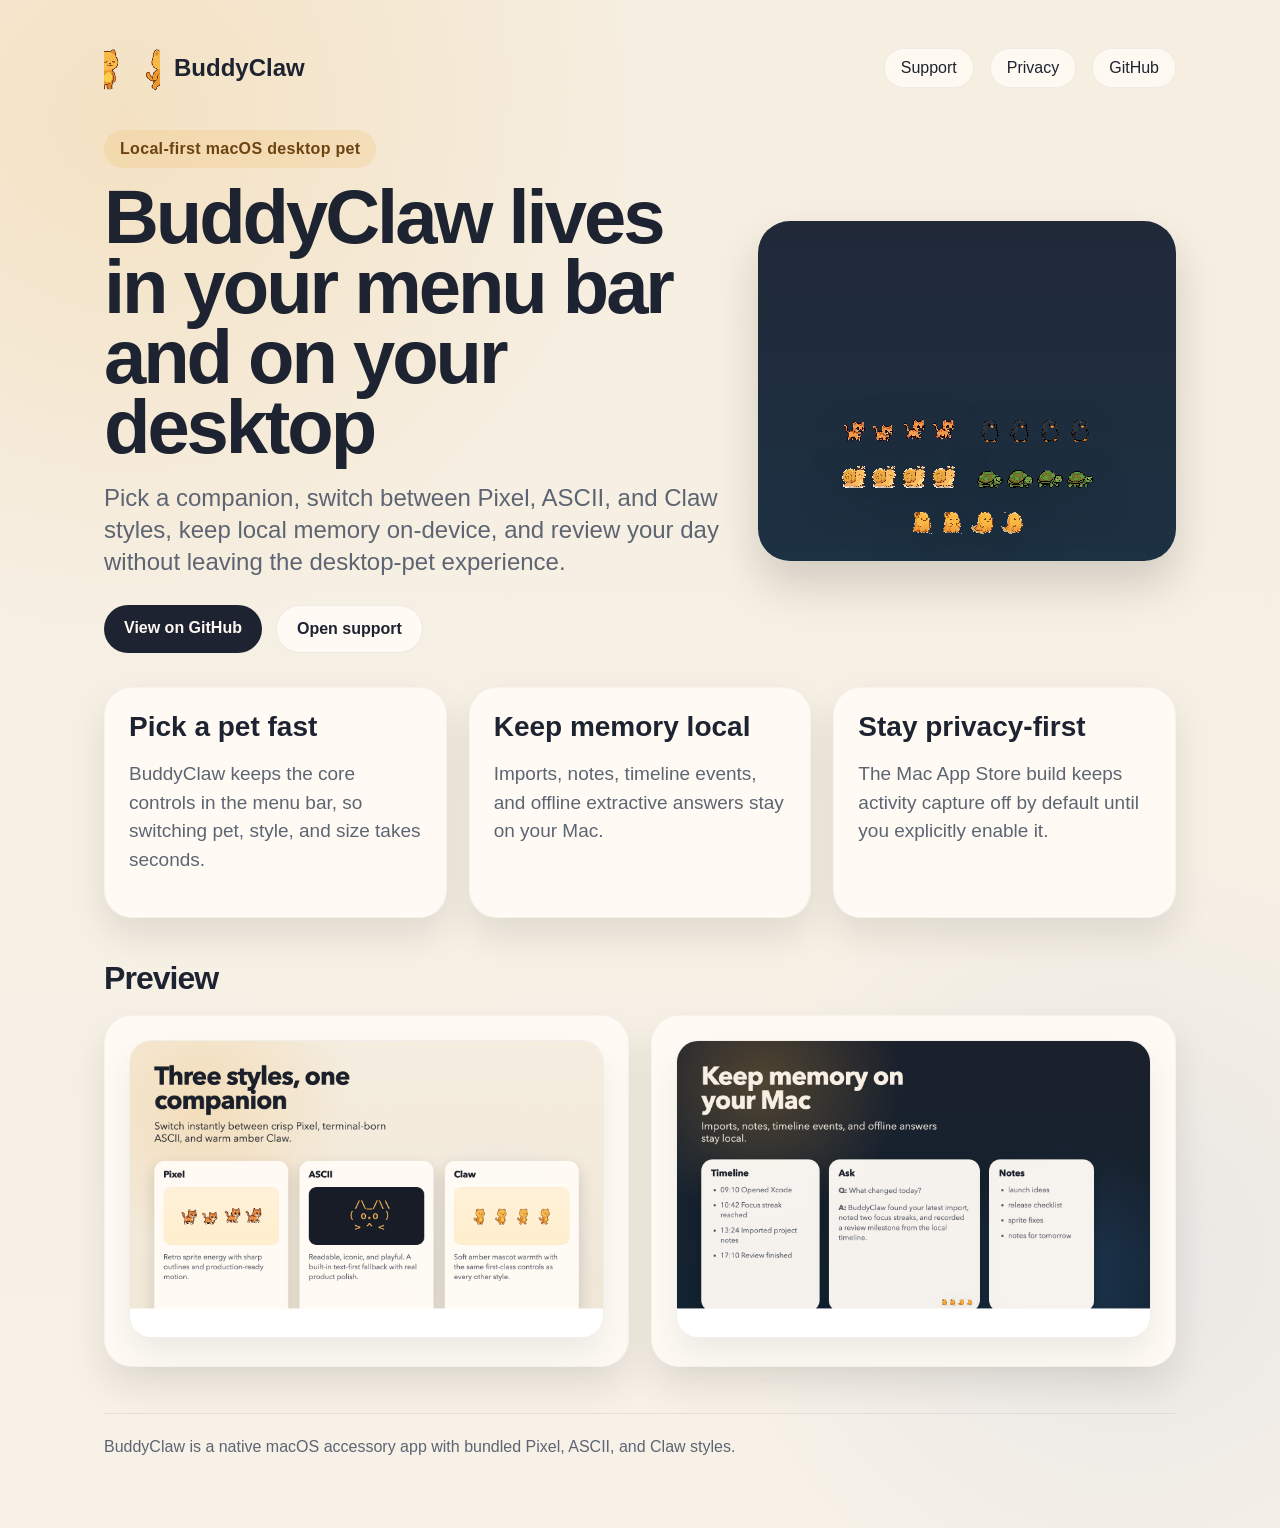
<file: docs/index.html>
<!DOCTYPE html>
<html lang="en">
<head>
  <meta charset="utf-8">
  <meta name="viewport" content="width=device-width, initial-scale=1">
  <title>BuddyClaw for Mac</title>
  <link rel="stylesheet" href="./app-store.css">
</head>
<body>
  <div class="wrap">
    <nav class="nav">
      <a class="brand" href="./index.html">
        <img src="./assets/site/app-icon.png" alt="BuddyClaw icon">
        <span>BuddyClaw</span>
      </a>
      <div class="nav-links">
        <a href="./support.html">Support</a>
        <a href="./privacy.html">Privacy</a>
        <a href="https://github.com/StartripAI/buddyClaw">GitHub</a>
      </div>
    </nav>

    <section class="hero">
      <div>
        <div class="eyebrow">Local-first macOS desktop pet</div>
        <h1>BuddyClaw lives in your menu bar and on your desktop</h1>
        <p class="sub">
          Pick a companion, switch between Pixel, ASCII, and Claw styles, keep local memory on-device,
          and review your day without leaving the desktop-pet experience.
        </p>
        <div class="cta-row">
          <a class="cta" href="https://github.com/StartripAI/buddyClaw">View on GitHub</a>
          <a class="cta-alt" href="./support.html">Open support</a>
        </div>
      </div>
      <div class="hero-art">
        <div class="sprite-row">
          <img src="./assets/site/cat.png" alt="Pixel cat">
          <img src="./assets/site/penguin.png" alt="Pixel penguin">
          <img src="./assets/site/snail.png" alt="Claw snail">
          <img src="./assets/site/turtle.png" alt="Pixel turtle">
          <img src="./assets/site/ghost.png" alt="Claw ghost">
        </div>
      </div>
    </section>

    <section class="grid three">
      <article class="card">
        <h3>Pick a pet fast</h3>
        <p>BuddyClaw keeps the core controls in the menu bar, so switching pet, style, and size takes seconds.</p>
      </article>
      <article class="card">
        <h3>Keep memory local</h3>
        <p>Imports, notes, timeline events, and offline extractive answers stay on your Mac.</p>
      </article>
      <article class="card">
        <h3>Stay privacy-first</h3>
        <p>The Mac App Store build keeps activity capture off by default until you explicitly enable it.</p>
      </article>
    </section>

    <h2 class="section-title">Preview</h2>
    <section class="grid two">
      <article class="card">
        <img class="shot" src="./assets/app-store/02-styles.png" alt="BuddyClaw styles screenshot">
      </article>
      <article class="card">
        <img class="shot" src="./assets/app-store/03-memory.png" alt="BuddyClaw memory screenshot">
      </article>
    </section>

    <div class="footer">
      BuddyClaw is a native macOS accessory app with bundled Pixel, ASCII, and Claw styles.
    </div>
  </div>
</body>
</html>
</file>
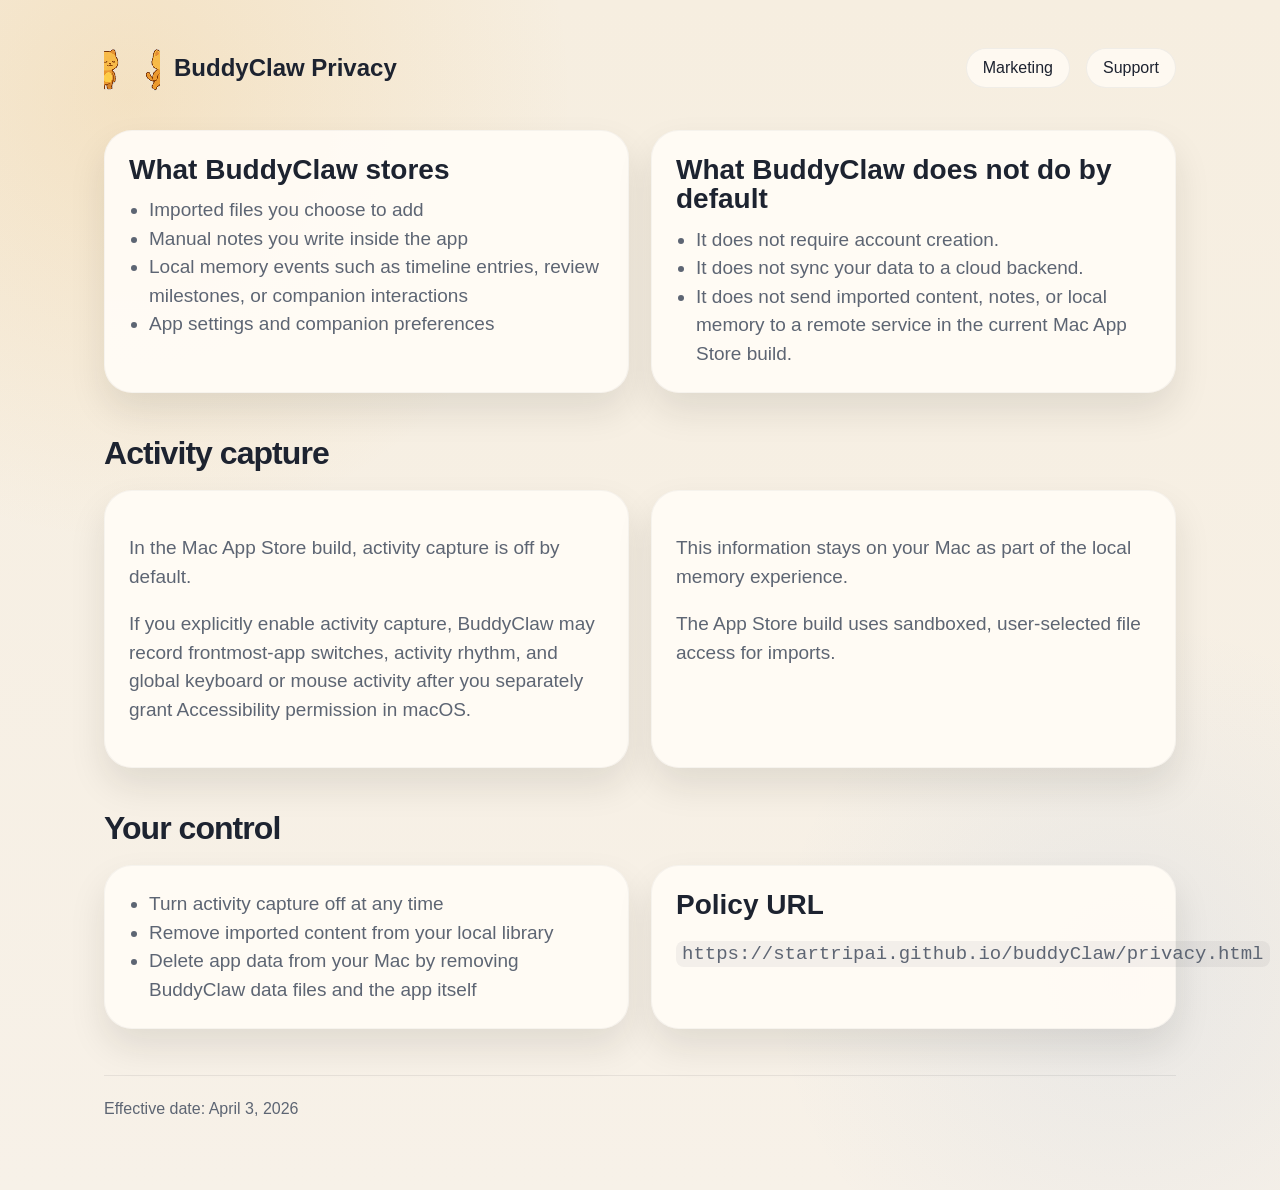
<file: docs/privacy.html>
<!DOCTYPE html>
<html lang="en">
<head>
  <meta charset="utf-8">
  <meta name="viewport" content="width=device-width, initial-scale=1">
  <title>BuddyClaw Privacy Policy</title>
  <link rel="stylesheet" href="./app-store.css">
</head>
<body>
  <div class="wrap">
    <nav class="nav">
      <a class="brand" href="./index.html">
        <img src="./assets/site/app-icon.png" alt="BuddyClaw icon">
        <span>BuddyClaw Privacy</span>
      </a>
      <div class="nav-links">
        <a href="./index.html">Marketing</a>
        <a href="./support.html">Support</a>
      </div>
    </nav>

    <section class="grid two">
      <article class="card">
        <h2>What BuddyClaw stores</h2>
        <ul>
          <li>Imported files you choose to add</li>
          <li>Manual notes you write inside the app</li>
          <li>Local memory events such as timeline entries, review milestones, or companion interactions</li>
          <li>App settings and companion preferences</li>
        </ul>
      </article>
      <article class="card">
        <h2>What BuddyClaw does not do by default</h2>
        <ul>
          <li>It does not require account creation.</li>
          <li>It does not sync your data to a cloud backend.</li>
          <li>It does not send imported content, notes, or local memory to a remote service in the current Mac App Store build.</li>
        </ul>
      </article>
    </section>

    <h2 class="section-title">Activity capture</h2>
    <section class="grid two">
      <article class="card">
        <p>In the Mac App Store build, activity capture is off by default.</p>
        <p>If you explicitly enable activity capture, BuddyClaw may record frontmost-app switches, activity rhythm, and global keyboard or mouse activity after you separately grant Accessibility permission in macOS.</p>
      </article>
      <article class="card">
        <p>This information stays on your Mac as part of the local memory experience.</p>
        <p>The App Store build uses sandboxed, user-selected file access for imports.</p>
      </article>
    </section>

    <h2 class="section-title">Your control</h2>
    <section class="grid two">
      <article class="card">
        <ul>
          <li>Turn activity capture off at any time</li>
          <li>Remove imported content from your local library</li>
          <li>Delete app data from your Mac by removing BuddyClaw data files and the app itself</li>
        </ul>
      </article>
      <article class="card">
        <h3>Policy URL</h3>
        <p><span class="mono">https://startripai.github.io/buddyClaw/privacy.html</span></p>
      </article>
    </section>

    <div class="footer">
      Effective date: April 3, 2026
    </div>
  </div>
</body>
</html>
</file>
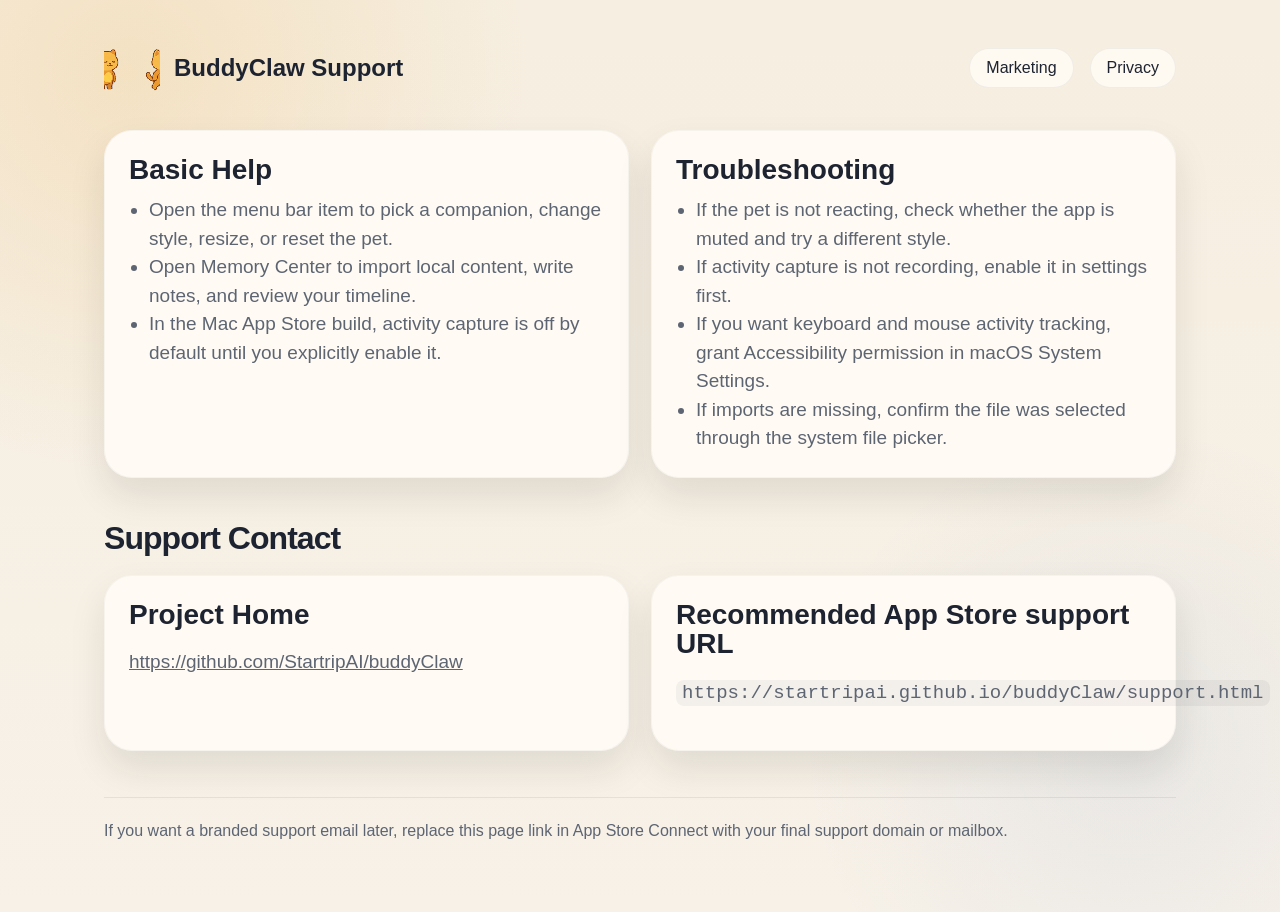
<file: docs/support.html>
<!DOCTYPE html>
<html lang="en">
<head>
  <meta charset="utf-8">
  <meta name="viewport" content="width=device-width, initial-scale=1">
  <title>BuddyClaw Support</title>
  <link rel="stylesheet" href="./app-store.css">
</head>
<body>
  <div class="wrap">
    <nav class="nav">
      <a class="brand" href="./index.html">
        <img src="./assets/site/app-icon.png" alt="BuddyClaw icon">
        <span>BuddyClaw Support</span>
      </a>
      <div class="nav-links">
        <a href="./index.html">Marketing</a>
        <a href="./privacy.html">Privacy</a>
      </div>
    </nav>

    <section class="grid two">
      <article class="card">
        <h2>Basic Help</h2>
        <ul>
          <li>Open the menu bar item to pick a companion, change style, resize, or reset the pet.</li>
          <li>Open Memory Center to import local content, write notes, and review your timeline.</li>
          <li>In the Mac App Store build, activity capture is off by default until you explicitly enable it.</li>
        </ul>
      </article>
      <article class="card">
        <h2>Troubleshooting</h2>
        <ul>
          <li>If the pet is not reacting, check whether the app is muted and try a different style.</li>
          <li>If activity capture is not recording, enable it in settings first.</li>
          <li>If you want keyboard and mouse activity tracking, grant Accessibility permission in macOS System Settings.</li>
          <li>If imports are missing, confirm the file was selected through the system file picker.</li>
        </ul>
      </article>
    </section>

    <h2 class="section-title">Support Contact</h2>
    <section class="grid two">
      <article class="card">
        <h3>Project Home</h3>
        <p><a href="https://github.com/StartripAI/buddyClaw">https://github.com/StartripAI/buddyClaw</a></p>
      </article>
      <article class="card">
        <h3>Recommended App Store support URL</h3>
        <p><span class="mono">https://startripai.github.io/buddyClaw/support.html</span></p>
      </article>
    </section>

    <div class="footer">
      If you want a branded support email later, replace this page link in App Store Connect with your final support domain or mailbox.
    </div>
  </div>
</body>
</html>
</file>
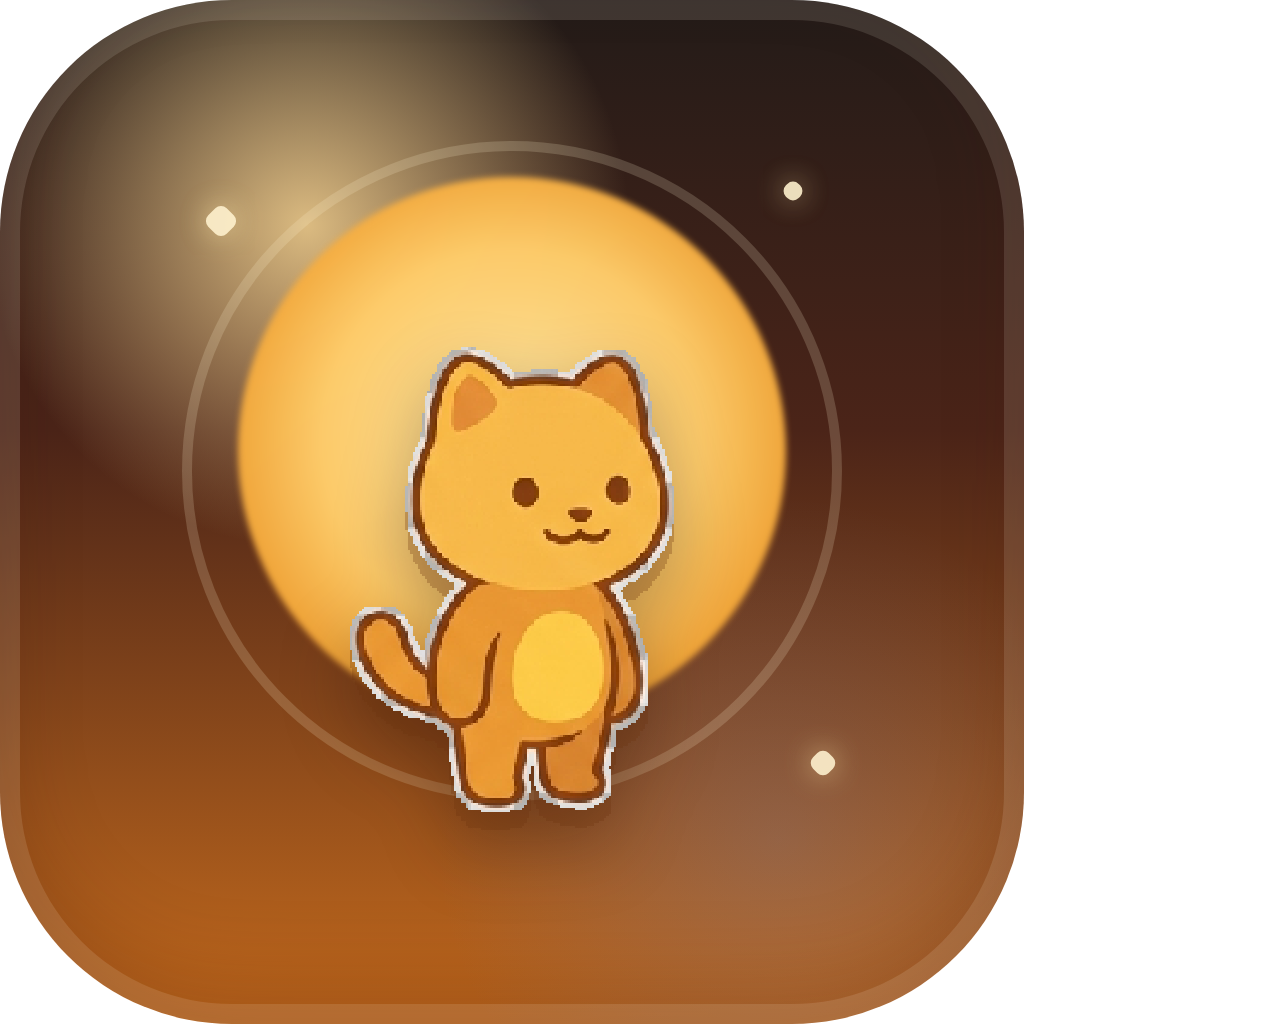
<file: Support/icon-render/app-icon.html>
<!DOCTYPE html>
<html lang="en">
<head>
  <meta charset="utf-8">
  <meta name="viewport" content="width=1024, initial-scale=1">
  <title>BuddyClaw App Icon</title>
  <style>
    html, body {
      margin: 0;
      width: 1024px;
      height: 1024px;
      overflow: hidden;
      background: transparent;
    }

    .icon {
      position: relative;
      width: 1024px;
      height: 1024px;
      overflow: hidden;
      background:
        radial-gradient(circle at 30% 22%, rgba(255, 221, 152, 0.82), transparent 30%),
        radial-gradient(circle at 76% 82%, rgba(101, 161, 255, 0.18), transparent 30%),
        linear-gradient(180deg, #231b18 0%, #4b2418 42%, #c56b1d 100%);
      border-radius: 232px;
      box-shadow:
        inset 0 0 0 20px rgba(255, 244, 225, 0.12),
        inset 0 -40px 80px rgba(65, 24, 8, 0.26);
    }

    .sun {
      position: absolute;
      left: 50%;
      top: 44%;
      width: 548px;
      height: 548px;
      transform: translate(-50%, -50%);
      border-radius: 50%;
      background:
        radial-gradient(circle at 50% 48%, #ffe8a5 0%, #ffcd6b 48%, #ef9b2a 78%, rgba(239, 155, 42, 0) 100%);
      filter: blur(3px);
      opacity: 0.98;
    }

    .ring {
      position: absolute;
      left: 50%;
      top: 46%;
      width: 640px;
      height: 640px;
      transform: translate(-50%, -50%);
      border-radius: 50%;
      border: 10px solid rgba(255, 240, 212, 0.18);
    }

    .sprite {
      position: absolute;
      left: 50%;
      top: 55%;
      transform: translate(-50%, -50%);
      width: 620px;
      height: 620px;
      background-image: url("/Sources/DesktopBuddy/Resources/ClawSprites/cat.png");
      background-repeat: no-repeat;
      background-size: 2480px 620px;
      background-position: 0 0;
      image-rendering: pixelated;
      filter:
        drop-shadow(0 18px 0 rgba(109, 49, 13, 0.28))
        drop-shadow(0 32px 34px rgba(39, 16, 5, 0.32));
    }

    .spark {
      position: absolute;
      width: 26px;
      height: 26px;
      border-radius: 8px;
      background: #fff2cf;
      box-shadow: 0 0 28px rgba(255, 232, 168, 0.7);
      transform: rotate(45deg);
      opacity: 0.9;
    }

    .spark.one { left: 208px; top: 208px; }
    .spark.two { right: 222px; top: 182px; width: 18px; height: 18px; }
    .spark.three { right: 190px; bottom: 250px; width: 22px; height: 22px; }
  </style>
</head>
<body>
  <div class="icon">
    <div class="sun"></div>
    <div class="ring"></div>
    <div class="spark one"></div>
    <div class="spark two"></div>
    <div class="spark three"></div>
    <div class="sprite" aria-label="BuddyClaw mascot"></div>
  </div>
</body>
</html>
</file>
<file: docs/app-store.css>
:root {
  --bg: #f7f1e6;
  --ink: #1d2330;
  --muted: #5d6573;
  --panel: rgba(255, 251, 245, 0.96);
  --amber: #e8a73b;
  --amber-soft: rgba(232, 167, 59, 0.16);
  --navy: #1b2431;
  --line: rgba(29, 35, 48, 0.08);
}

* {
  box-sizing: border-box;
}

body {
  margin: 0;
  font-family: "Avenir Next", "Trebuchet MS", sans-serif;
  color: var(--ink);
  background:
    radial-gradient(circle at 10% 8%, rgba(232, 167, 59, 0.18), transparent 28%),
    radial-gradient(circle at 88% 82%, rgba(67, 123, 209, 0.08), transparent 24%),
    linear-gradient(180deg, #f6eee0 0%, #f7f1e8 100%);
}

a {
  color: inherit;
}

.wrap {
  max-width: 1120px;
  margin: 0 auto;
  padding: 40px 24px 72px;
}

.nav {
  display: flex;
  align-items: center;
  justify-content: space-between;
  gap: 16px;
  margin-bottom: 34px;
}

.brand {
  display: flex;
  align-items: center;
  gap: 14px;
  font-size: 24px;
  font-weight: 700;
  text-decoration: none;
}

.brand img {
  width: 56px;
  height: 56px;
  image-rendering: pixelated;
}

.nav-links {
  display: flex;
  gap: 16px;
  flex-wrap: wrap;
}

.nav-links a {
  text-decoration: none;
  padding: 10px 16px;
  border-radius: 999px;
  background: rgba(255, 251, 245, 0.84);
  border: 1px solid rgba(29, 35, 48, 0.06);
}

.hero {
  display: grid;
  grid-template-columns: 1.2fr 0.8fr;
  gap: 28px;
  align-items: center;
  margin-bottom: 34px;
}

.eyebrow {
  display: inline-block;
  padding: 10px 16px;
  border-radius: 999px;
  background: var(--amber-soft);
  color: #6c4410;
  font-weight: 700;
  letter-spacing: 0.02em;
  margin-bottom: 14px;
}

h1 {
  font-size: clamp(48px, 7vw, 76px);
  line-height: 0.92;
  letter-spacing: -0.04em;
  margin: 0;
}

.sub {
  font-size: 24px;
  line-height: 1.35;
  color: var(--muted);
  max-width: 720px;
  margin-top: 20px;
}

.cta-row {
  display: flex;
  gap: 14px;
  flex-wrap: wrap;
  margin-top: 26px;
}

.cta,
.cta-alt {
  text-decoration: none;
  padding: 14px 20px;
  border-radius: 999px;
  font-weight: 700;
}

.cta {
  background: var(--ink);
  color: #fff8f0;
}

.cta-alt {
  background: rgba(255, 251, 245, 0.96);
  border: 1px solid rgba(29, 35, 48, 0.08);
}

.hero-art {
  min-height: 340px;
  border-radius: 32px;
  padding: 24px;
  background: linear-gradient(180deg, #212939 0%, #1c3142 100%);
  box-shadow: 0 24px 44px rgba(26, 24, 20, 0.16);
  display: flex;
  align-items: end;
  justify-content: center;
  overflow: hidden;
}

.sprite-row {
  display: flex;
  align-items: end;
  gap: 16px;
  flex-wrap: wrap;
  justify-content: center;
}

.sprite-row img {
  width: 120px;
  image-rendering: pixelated;
  filter: drop-shadow(0 16px 24px rgba(0, 0, 0, 0.22));
}

.grid {
  display: grid;
  gap: 22px;
}

.grid.two {
  grid-template-columns: repeat(2, minmax(0, 1fr));
}

.grid.three {
  grid-template-columns: repeat(3, minmax(0, 1fr));
}

.card {
  background: var(--panel);
  border-radius: 28px;
  padding: 24px;
  box-shadow: 0 18px 36px rgba(30, 28, 24, 0.1);
  border: 1px solid rgba(29, 35, 48, 0.04);
}

.card h2,
.card h3 {
  margin: 0 0 12px;
  font-size: 28px;
  line-height: 1.05;
}

.card p,
.card li {
  font-size: 19px;
  line-height: 1.5;
  color: var(--muted);
}

.card ul {
  margin: 0;
  padding-left: 20px;
}

.section-title {
  font-size: 32px;
  margin: 42px 0 18px;
  letter-spacing: -0.03em;
}

.shot {
  width: 100%;
  border-radius: 22px;
  border: 1px solid rgba(29, 35, 48, 0.06);
  box-shadow: 0 18px 32px rgba(29, 35, 48, 0.08);
}

.footer {
  margin-top: 46px;
  padding-top: 24px;
  border-top: 1px solid var(--line);
  font-size: 16px;
  color: var(--muted);
}

.mono {
  font-family: ui-monospace, "SF Mono", Menlo, monospace;
  background: rgba(29, 35, 48, 0.05);
  padding: 2px 6px;
  border-radius: 8px;
}

@media (max-width: 900px) {
  .hero,
  .grid.two,
  .grid.three {
    grid-template-columns: 1fr;
  }

  .hero-art {
    min-height: 260px;
  }

  .sprite-row img {
    width: 96px;
  }
}
</file>
